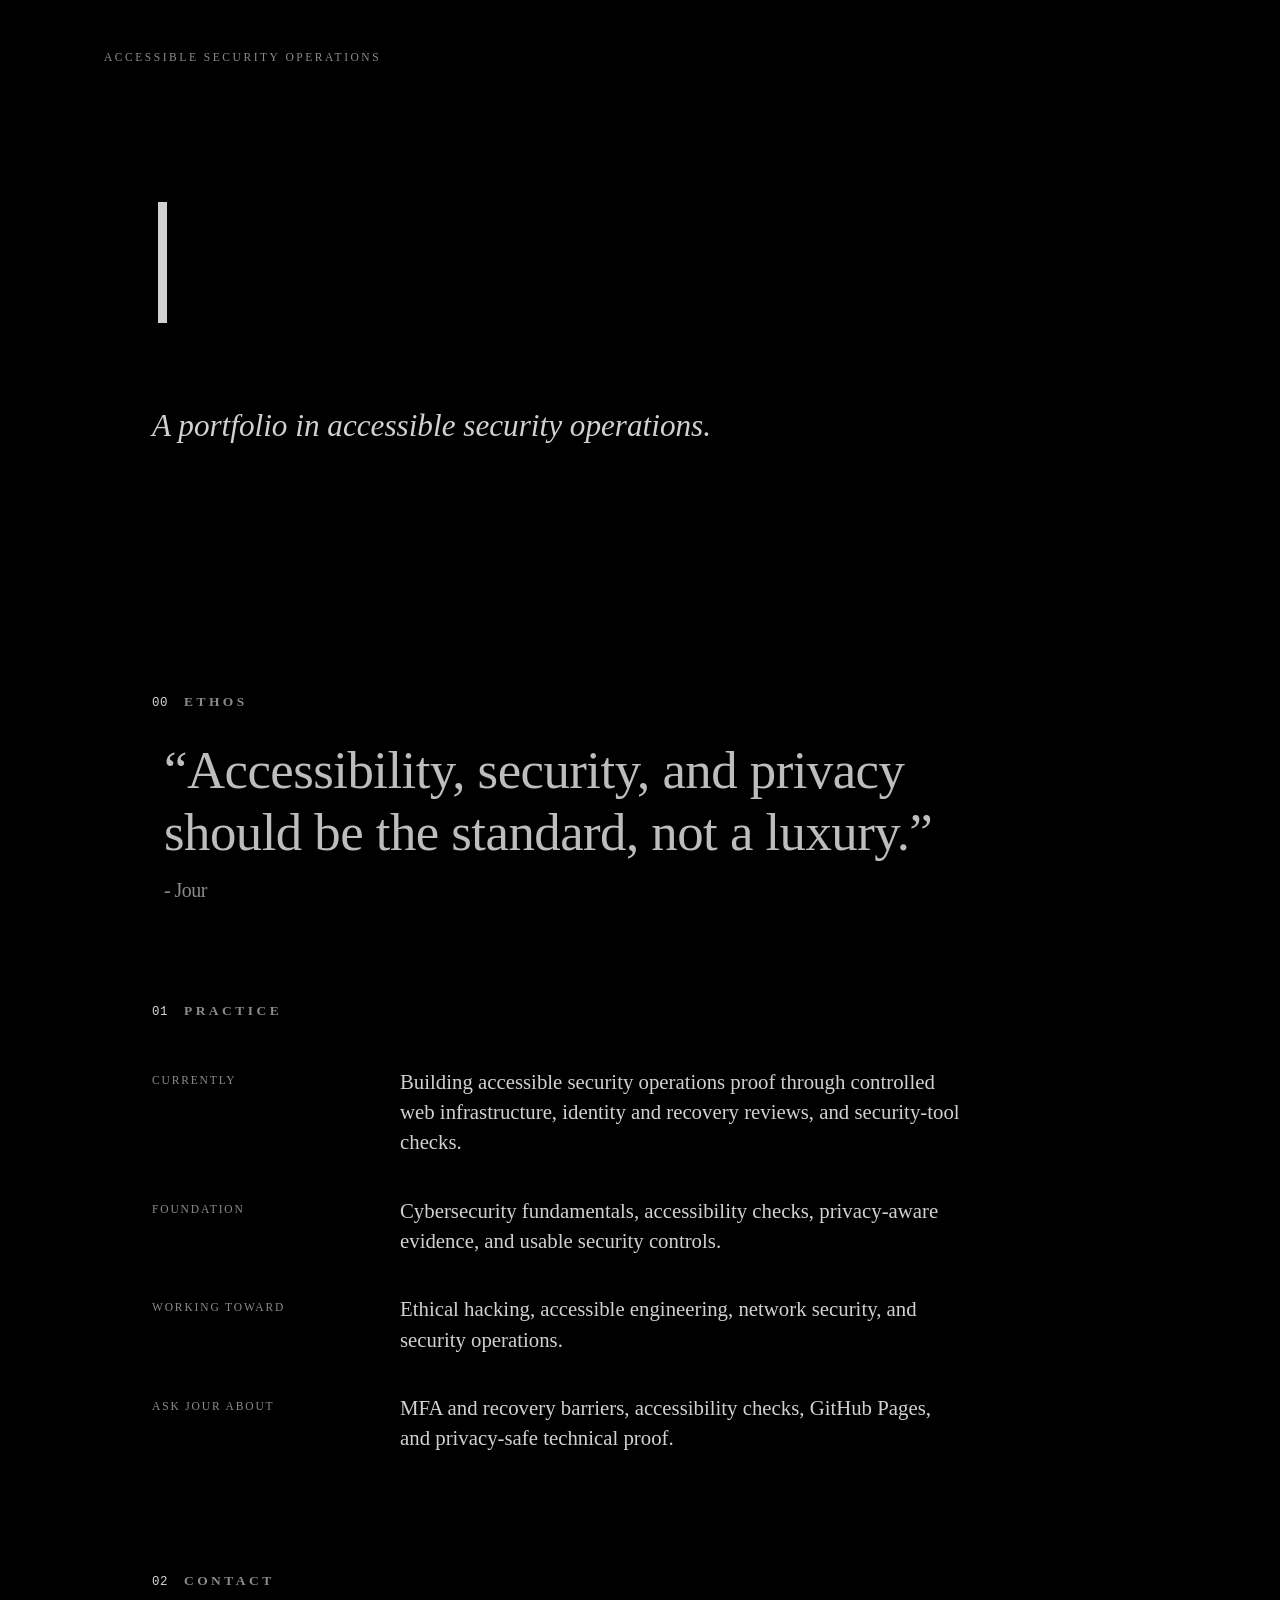
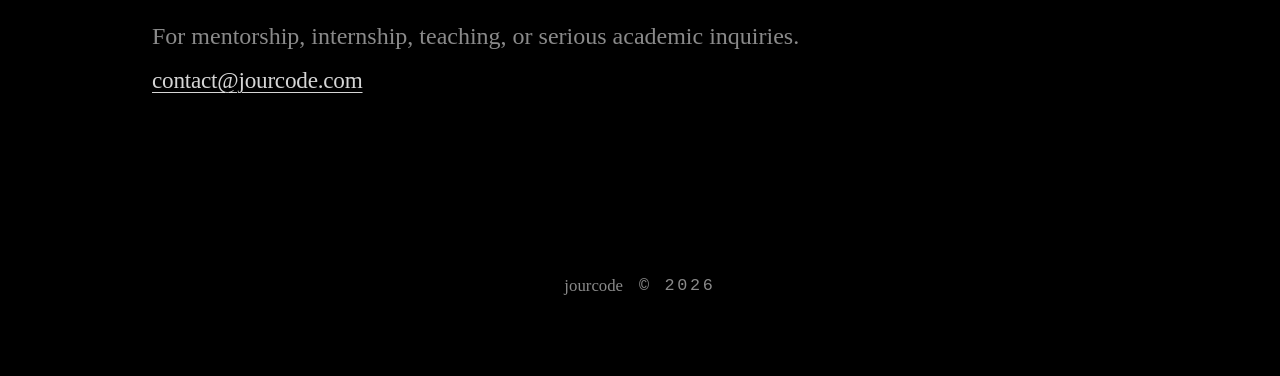
<file: index.html>
<!DOCTYPE html>
<html lang="en">
<head>
<meta charset="utf-8">
<meta name="viewport" content="width=device-width, initial-scale=1">
<title>jourcode | accessible security operations</title>
<meta name="description" content="A public technical identity focused on accessible security operations.">
<meta name="referrer" content="no-referrer">
<meta name="theme-color" content="#000000">
<meta http-equiv="Content-Security-Policy" content="default-src 'self'; base-uri 'none'; form-action 'none'; object-src 'none'; script-src 'self'; style-src 'self'; img-src 'self' data:; font-src 'self'; connect-src 'none'; upgrade-insecure-requests">
<link rel="canonical" href="https://jourcode.com/">
<link rel="stylesheet" href="/style.css">
<script src="/app.js" defer></script>
</head>
<body>
<a class="skip" href="#main">Skip to content</a>
<div class="grain" aria-hidden="true"></div>

<div class="wrap">
  <main id="main">

    <section class="hero">
      <p class="eyebrow reveal in">
        <span class="sr-only">Accessible security operations</span>
        <span class="eyebrow-full" aria-hidden="true">Accessible Security Operations</span>
      </p>
      <div class="lower">
        <h1 class="reveal in d1 type-logo" data-type-text="jourcode">
          <span class="type-static">jourcode</span><span class="type-live" aria-hidden="true"></span><span class="type-cursor" aria-hidden="true"></span>
        </h1>
        <p class="lede reveal in d2">A portfolio in accessible security operations.</p>
      </div>
    </section>

    <section class="block ethos" aria-labelledby="ethos">
      <div class="label reveal"><span class="no">00</span><h2 class="nm" id="ethos">Ethos</h2></div>
      <blockquote class="statement quote reveal d1">
        <p>&ldquo;Accessibility, security, and privacy should be the standard, not a luxury.&rdquo;</p>
        <cite>Jour</cite>
      </blockquote>
    </section>

    <section class="block" aria-labelledby="practice">
      <div class="label reveal"><span class="no">01</span><h2 class="nm" id="practice">Practice</h2></div>
      <dl class="ledger reveal d1">
        <div><dt>Currently</dt><dd>Building accessible security operations proof through controlled web infrastructure, identity and recovery reviews, and security-tool checks.</dd></div>
        <div><dt>Foundation</dt><dd>Cybersecurity fundamentals, accessibility checks, privacy-aware evidence, and usable security controls.</dd></div>
        <div><dt>Working toward</dt><dd>Ethical hacking, accessible engineering, network security, and security operations.</dd></div>
        <div><dt>Ask Jour about</dt><dd>MFA and recovery barriers, accessibility checks, GitHub Pages, and privacy-safe technical proof.</dd></div>
      </dl>
    </section>

    <section class="block contact" id="contact" aria-labelledby="contact-h">
      <div class="label reveal"><span class="no">02</span><h2 class="nm" id="contact-h">Contact</h2></div>
      <p class="line reveal d1">For mentorship, internship, teaching, or serious academic inquiries.</p>
      <a class="mailto reveal d2" href="mailto:contact@jourcode.com">contact@jourcode.com</a>
    </section>

  </main>

  <footer aria-label="Site footer">
    <div class="footer-lockup">
      <span class="mark">jourcode</span>
      <span class="colophon">&copy; 2026</span>
    </div>
  </footer>
</div>

</body>
</html>
</file>
<file: style.css>
:root{
    --paper:#000;
    --paper-2:#080808;
    --ink:rgba(255,255,255,.82);
    --ink-soft:rgba(255,255,255,.54);
    --line:rgba(255,255,255,.07);
    --line-2:rgba(255,255,255,.16);
    --accent:rgba(255,255,255,.84);
    --accent-deep:rgba(255,255,255,.68);
    --serif:Georgia,"Times New Roman",serif;
    --mono:ui-monospace,"SFMono-Regular",Menlo,Monaco,Consolas,monospace;
    --pad:clamp(1.4rem,5vw,4.5rem);
    --gap:clamp(4.5rem,11vh,9.5rem);
  }

  *{box-sizing:border-box;}
  html{-webkit-text-size-adjust:100%;}
  body{
    margin:0;
    background:var(--paper);
    color:var(--ink);
    font-family:var(--serif);
    font-size:clamp(1.05rem,1.05rem + .2vw,1.2rem);
    line-height:1.62;
    font-variant-numeric:oldstyle-nums;
    -webkit-font-smoothing:antialiased;
    text-rendering:optimizeLegibility;
    overflow-x:hidden;
  }

  /* paper grain */
  .grain{
    position:fixed;
    inset:0;
    z-index:0;
    pointer-events:none;
    mix-blend-mode:multiply;
    opacity:.045;
    background-image:url("data:image/svg+xml,%3Csvg xmlns='http://www.w3.org/2000/svg' width='220' height='220'%3E%3Cfilter id='n'%3E%3CfeTurbulence type='fractalNoise' baseFrequency='0.9' numOctaves='2' stitchTiles='stitch'/%3E%3C/filter%3E%3Crect width='100%25' height='100%25' filter='url(%23n)'/%3E%3C/svg%3E");
    background-size:200px 200px;
  }

  .wrap{position:relative;z-index:1;max-width:1200px;margin:0 auto;padding:0 var(--pad);}

  /* skip link */
  .skip{
    position:absolute;left:-9999px;top:0;
    background:var(--ink);color:var(--paper);
    padding:.7rem 1.1rem;font-family:var(--mono);font-size:.75rem;
    letter-spacing:.08em;text-transform:uppercase;text-decoration:none;z-index:50;
  }
  .skip:focus{left:1rem;top:1rem;}

  .sr-only{
    position:absolute;
    width:1px;
    height:1px;
    padding:0;
    overflow:hidden;
    clip:rect(0,0,0,0);
    white-space:nowrap;
    border:0;
  }

  a{color:var(--accent);text-decoration:underline;text-underline-offset:.18em;text-decoration-thickness:.5px;transition:color .35s ease,text-decoration-thickness .35s ease;}
  a:hover{color:var(--accent-deep);text-decoration-thickness:1.4px;}

  :focus-visible{outline:2px solid var(--accent);outline-offset:4px;border-radius:1px;}


  .eyebrow{
    font-family:var(--serif);font-size:.72rem;letter-spacing:.22em;text-transform:uppercase;
    color:var(--ink-soft);text-align:left;
  }

  /* hero */
  .hero{
    min-height:min(72svh,680px);
    display:flex;flex-direction:column;
    padding-top:clamp(1.4rem,4vh,2.75rem);
    padding-bottom:clamp(3rem,7vh,5rem);
  }
  .hero .lower{margin-top:clamp(3rem,12vh,7rem);}
  .hero h1{
    font-family:var(--serif);font-weight:500;
    font-size:clamp(3.6rem,14vw,10.5rem);
    line-height:.92;letter-spacing:-.025em;
    margin:0 0 .35em;
  }
  .type-logo{position:relative;display:inline-block;min-height:.95em;}
  .type-live{white-space:pre;}
  .type-cursor{
    display:inline-block;width:.055em;height:.72em;margin-left:.035em;
    background:var(--ink);vertical-align:-.02em;animation:cursorBlink 1s steps(1,end) infinite;
  }
  .type-logo:not(.is-typing) .type-live,
  .type-logo:not(.is-typing) .type-cursor{display:none;}
  .type-logo.is-typing .type-static{
    position:absolute;width:1px;height:1px;padding:0;overflow:hidden;
    clip:rect(0,0,0,0);white-space:nowrap;border:0;
  }
  .lede{
    font-style:italic;font-weight:400;
    font-size:clamp(1.25rem,1rem + 1.5vw,1.95rem);
    line-height:1.42;color:var(--ink);max-width:42ch;margin:0;
  }

  /* sections */
  section.block{padding-top:var(--gap);}
  section.ethos{padding-top:clamp(2rem,5vh,4rem);}
  .hero .lower,
  section.block{
    width:min(100%,64rem);
    margin-left:clamp(0rem,4vw,3rem);
    margin-right:auto;
  }
  .label{
    display:flex;align-items:baseline;gap:1rem;margin-bottom:1.6rem;
  }
  .label .no{font-family:var(--mono);font-size:.78rem;color:var(--accent);letter-spacing:.04em;}
  .label .nm{
    margin:0;
    font-family:var(--serif);font-weight:600;font-size:.84rem;
    line-height:1.2;
    letter-spacing:.26em;text-transform:uppercase;color:var(--ink-soft);
  }
  .label::after{
    content:none;
    display:none !important;
    width:0;
    height:0;
    border:0;
    background:transparent;
  }

  .statement{
    font-weight:400;
    font-size:clamp(1.75rem,1rem + 3.6vw,3.3rem);
    line-height:1.18;letter-spacing:-.01em;max-width:34ch;margin:0;
  }
  .statement em{font-style:italic;color:var(--accent-deep);}
  .quote{
    position:relative;
    color:rgba(255,255,255,.74);
    padding-left:clamp(.35rem,1vw,.75rem);
  }
  .quote p{margin:0;}
  .quote cite{
    display:block;
    margin-top:1rem;
    font-family:var(--serif);
    font-size:clamp(1rem,.9rem + .5vw,1.25rem);
    font-style:normal;
    color:var(--ink-soft);
  }
  .quote cite::before{content:"- ";}

  /* ledger */
  dl.ledger{margin:0;border-top:0;}
  dl.ledger > div{
    display:grid;grid-template-columns:minmax(8rem,13rem) 1fr;
    gap:1rem 2.5rem;
    padding:1.2rem 0;
    border:0 !important;
  }
  dl.ledger > div + div{
    border:0 !important;
  }
  dl.ledger dt{
    font-family:var(--serif);font-size:.72rem;letter-spacing:.16em;text-transform:uppercase;
    color:var(--ink-soft);padding-top:.35em;
  }
  dl.ledger dd{margin:0;font-size:clamp(1.1rem,1rem + .4vw,1.3rem);line-height:1.45;max-width:54ch;}

  .direction p{font-size:clamp(1.2rem,1rem + .9vw,1.55rem);line-height:1.5;max-width:42ch;margin:0;}

  /* contact */
  .contact .line{font-size:clamp(1.2rem,1rem + .8vw,1.5rem);color:var(--ink-soft);margin:0 0 .6rem;}
  .contact a.mailto{
    font-family:var(--serif);font-weight:500;
    font-size:clamp(1rem,.9rem + .7vw,1.45rem);line-height:1.12;letter-spacing:-.01em;
    text-decoration:underline;text-decoration-thickness:.5px;text-underline-offset:.18em;
    display:inline-block;
  }
  .contact a.mailto:hover{text-decoration-thickness:1px;}

  /* footer */
  footer{
    margin-top:calc(var(--gap) * 1.15);padding:3.8rem 0 4.8rem;
    display:flex;justify-content:center;
  }
  .footer-lockup{display:flex;align-items:center;justify-content:center;gap:1rem;text-align:center;}
  footer .mark{font-size:1.05rem;color:var(--ink-soft);}
  footer .colophon{font-family:var(--mono);font-size:1.05rem;letter-spacing:.16em;text-transform:uppercase;color:var(--ink-soft);}
  footer .colophon a{color:var(--ink-soft);}

  /* reveal */
  .reveal{animation:liftIn 1s cubic-bezier(.2,.65,.3,1) both;}
  .reveal.d1{animation-delay:.12s;}
  .reveal.d2{animation-delay:.24s;}
  .reveal.d3{animation-delay:.36s;}
  @keyframes liftIn{
    from{opacity:0;transform:translateY(14px);}
    to{opacity:1;transform:none;}
  }
  @keyframes cursorBlink{
    0%,49%{opacity:1;}
    50%,100%{opacity:0;}
  }

  @media (max-width:640px){
    :root{
      --pad:clamp(1rem,5vw,1.35rem);
      --gap:clamp(3.25rem,9vh,5rem);
    }
    .eyebrow{
      font-size:clamp(.56rem,2.75vw,.72rem);
      letter-spacing:.045em;
      line-height:1.35;
      white-space:nowrap;
    }
    .hero{
      min-height:auto;
      padding-top:clamp(1.15rem,5vw,1.8rem);
      padding-bottom:clamp(2.7rem,10vw,4rem);
    }
    .hero .lower{margin-top:clamp(2.15rem,12vw,3.4rem);}
    .hero h1{
      font-size:clamp(3.3rem,18vw,5.8rem);
      margin-bottom:.28em;
    }
    .lede{max-width:26ch;}
    dl.ledger > div{grid-template-columns:1fr;gap:.4rem;padding:1.15rem 0;}
    dl.ledger dt{padding-top:0;}
    footer{margin-top:var(--gap);padding:3rem 0 3.6rem;}
  }

  @media (prefers-reduced-motion:reduce){
    .reveal{animation:none;}
    a{transition:none;}
    .type-cursor{animation:none;}
    *{scroll-behavior:auto;}
  }
</file>
